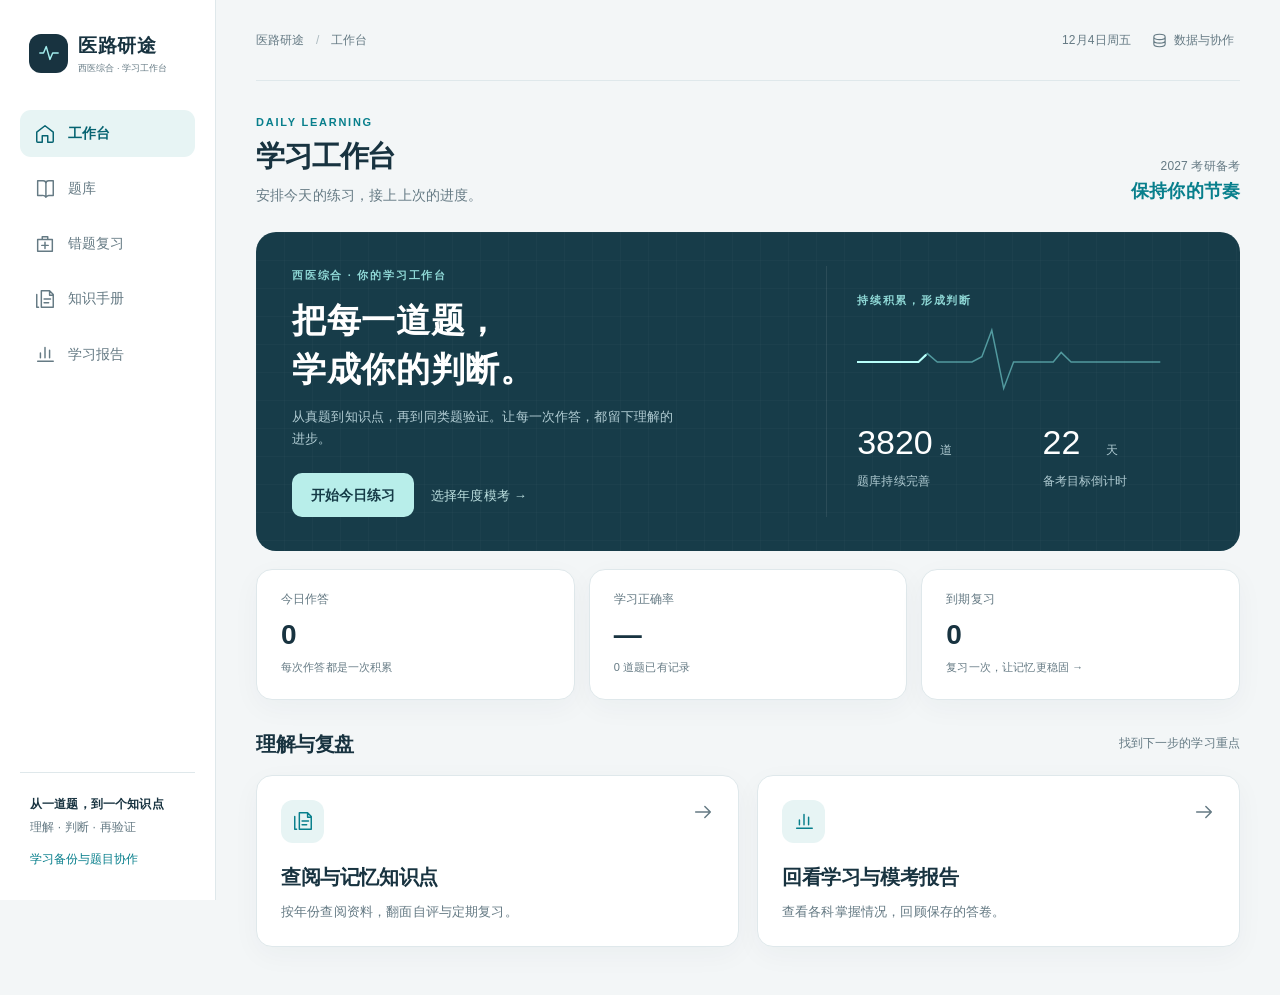
<file: index.html>
<!doctype html>
<html lang="zh-CN"><head><meta charset="utf-8"><meta name="viewport" content="width=device-width,initial-scale=1,viewport-fit=cover">
<link rel="preload" href="home-hero.js?v=20261015" as="script"><title>学习工作台 · 医路研途</title><link rel="stylesheet" href="theme.css?v=20261015"></head><body class="home-page">
<main class="app-main"><div class="content"><header class="masthead" id="masthead"></header><div class="page-heading"><div><div class="eyebrow">DAILY LEARNING</div><h1 style="margin-top:7px">学习工作台</h1><p>安排今天的练习，接上上次的进度。</p></div><div class="heading-side">2027 考研备考<b>保持你的节奏</b></div></div>
<section class="hero"><div><div class="eyebrow">西医综合 · 你的学习工作台</div><h2>把每一道题，<br>学成你的判断。</h2><p>从真题到知识点，再到同类题验证。让每一次作答，都留下理解的进步。</p><button class="btn" id="home-primary" disabled aria-busy="true">开始今日练习</button><a class="hero-secondary" href="tiku.html?tab=exam">选择年度模考 →</a></div><div class="hero-visual"><div class="eyebrow">持续积累，形成判断</div><svg class="pulse-line" viewBox="0 0 350 70" preserveAspectRatio="none" fill="none" stroke="currentColor" stroke-width="1.5" aria-hidden="true"><path class="ecg-base" d="M0 35h62l9-8 10 8h35l10-5 10-25 12 55 10-25h40l8-9 10 9h90"/><path class="ecg-trace" pathLength="100" d="M0 35h62l9-8 10 8h35l10-5 10-25 12 55 10-25h40l8-9 10 9h90"/></svg><div class="hero-numbers"><div class="hero-stat"><div class="hero-number-line"><b id="home-bank">3820</b><span class="hero-unit">道</span></div><span class="hero-stat-label">题库持续完善</span></div><div class="hero-stat"><div class="hero-number-line"><b id="home-days" data-exam-target="2026-12-26T08:30:00+08:00">—</b><span class="hero-unit">天</span></div><span class="hero-stat-label">备考目标倒计时</span></div></div></div></section>
<script src="home-hero.js?v=20261015"></script>
<section class="metrics" aria-label="学习概况"><div class="card metric"><div class="label">今日作答</div><div class="num" id="today-done">0</div><small>每次作答都是一次积累</small></div><div class="card metric"><div class="label">学习正确率</div><div class="num" id="overall-acc">—</div><small id="done-hint">尚未开始练习</small></div><a class="card metric" href="wrong.html"><div class="label">到期复习</div><div class="num" id="due-count">0</div><small>复习一次，让记忆更稳固 →</small></a></section>
<div class="section-head"><h2>理解与复盘</h2><span class="muted" style="font-size:12px">找到下一步的学习重点</span></div><section class="home-paths"><a class="card path-card" href="knowledge.html"><div class="icon-box" data-icon="knowledge"></div><span class="arrow" data-icon="arrow"></span><h2>查阅与记忆知识点</h2><p style="margin-bottom:0">按年份查阅资料，翻面自评与定期复习。</p></a><a class="card path-card" href="stats.html"><div class="icon-box" data-icon="stats"></div><span class="arrow" data-icon="arrow"></span><h2>回看学习与模考报告</h2><p style="margin-bottom:0">查看各科掌握情况，回顾保存的答卷。</p></a></section>
<section id="resume-section" hidden><div class="section-head"><h2>接着上次的进度</h2><span class="muted" style="font-size:12px">答案与计时已保存</span></div><div id="resume-list"></div></section></div></main>
<script defer src="questions.js?v=20261014"></script><script defer src="question-updates.js?v=20261018"></script><script defer src="chapters.js?v=20261014"></script><script defer src="app-core.js?v=20261014"></script><script defer src="ui.js?v=20261014"></script><script defer src="home.js?v=20261015"></script><script defer src="interact.js?v=20261014"></script></body></html>
</file>
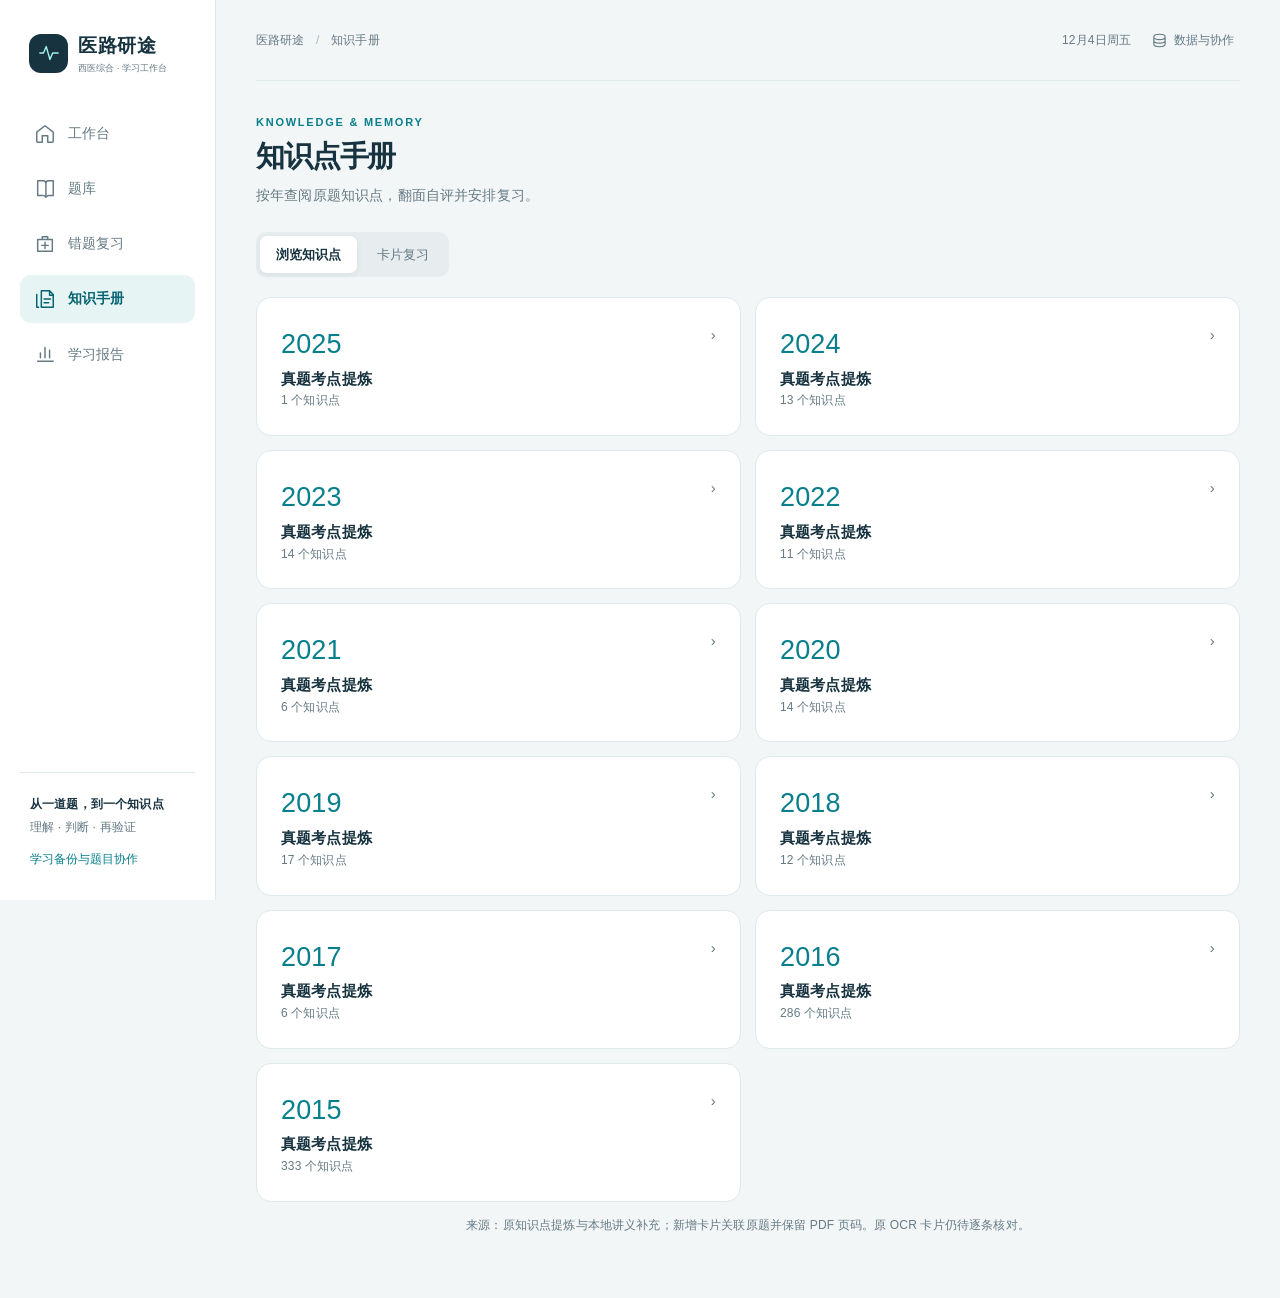
<file: knowledge.html>
<!doctype html>
<html lang="zh-CN"><head><meta charset="utf-8"><meta name="viewport" content="width=device-width,initial-scale=1,viewport-fit=cover">
<title>知识手册 · 医路研途</title><link rel="stylesheet" href="theme.css?v=20261015"></head><body>
<main class="app-main"><div class="content"><header class="masthead" id="masthead"></header><div class="page-heading"><div><div class="eyebrow">KNOWLEDGE & MEMORY</div><h1 id="title" style="margin-top:7px">知识手册</h1><p>按年查阅原题知识点，翻面自评并安排复习。</p></div><button class="btn btn-ghost btn-small" id="crumb" style="display:none">返回年份</button></div>

<div class="legacy-page">

  



  <div class="seg">

    <button class="on" id="seg-browse">浏览知识点</button>

    <button id="seg-review">卡片复习</button>

  </div>



  <div id="browse">

    <div id="l1" class="lv1"></div>

    <div id="l2" style="display:none">

      <div class="search"><input id="q" placeholder="搜索本年考点关键词……"></div>

      <div class="count" id="count"></div>

      <div id="list"></div>

    </div>

  </div>



  <div id="review" style="display:none"></div>



  <div class="src" id="src-note">来源：原知识点提炼与本地讲义补充；新增卡片关联原题并保留 PDF 页码。原 OCR 卡片仍待逐条核对。</div>

</div>







</div></main>
<script src="questions.js?v=20261014"></script><script src="knowledge.js?v=20261014"></script><script src="question-updates.js?v=20261018"></script><script src="chapters.js?v=20261014"></script><script src="app-core.js?v=20261014"></script><script src="ui.js?v=20261014"></script><script src="knowledge-page.js?v=20261014"></script><script src="interact.js?v=20261014"></script></body></html>
</file>
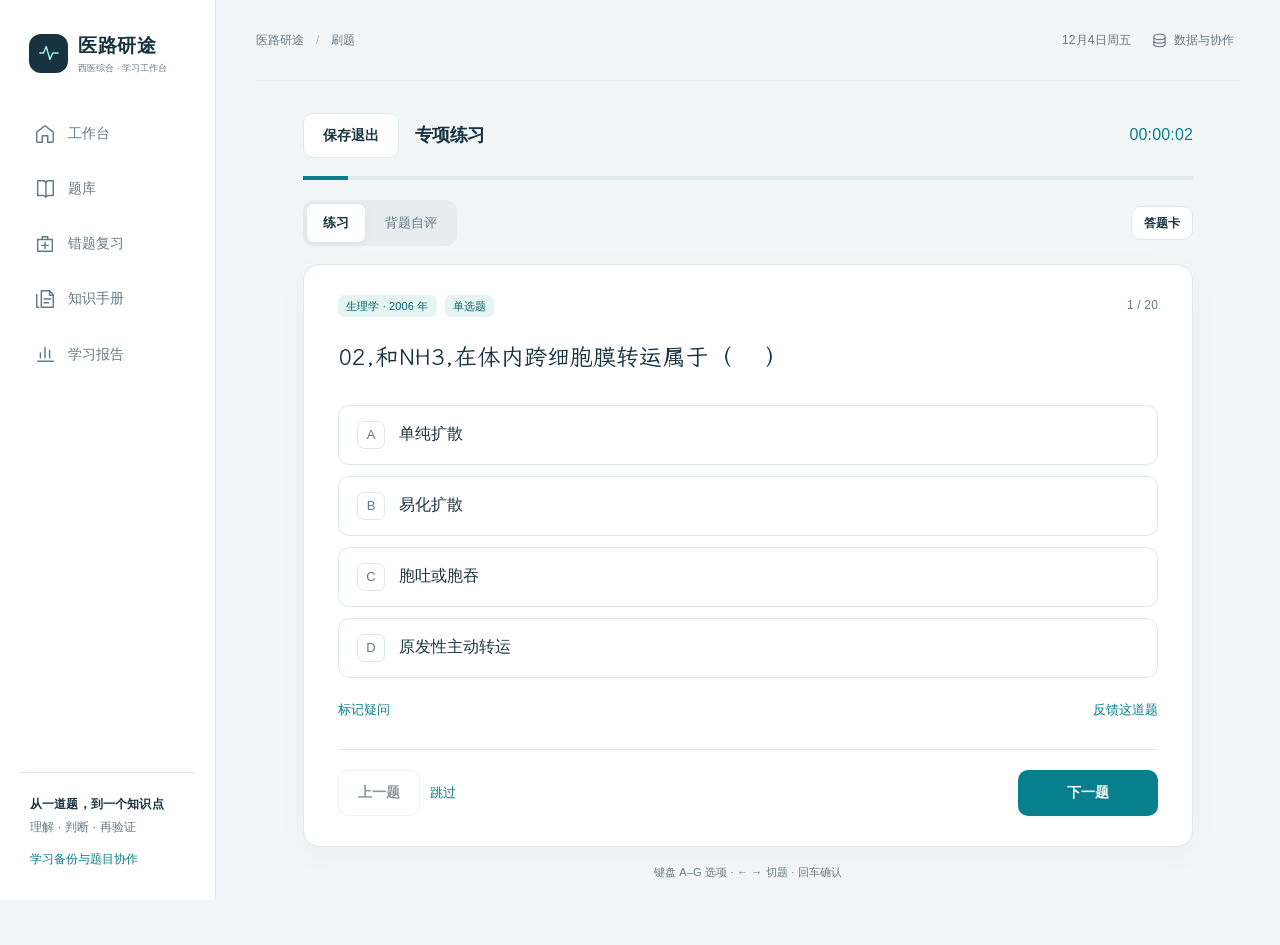
<file: quiz.html>
<!doctype html>
<html lang="zh-CN"><head><meta charset="utf-8"><meta name="viewport" content="width=device-width,initial-scale=1,viewport-fit=cover">
<title>刷题 · 医路研途</title><link rel="stylesheet" href="theme.css?v=20261015"></head><body>
<main class="app-main"><div class="content"><header class="masthead" id="masthead"></header><div class="quiz-shell" id="quiz-content"><header class="quiz-top"><button class="btn btn-ghost" id="btn-exit">保存退出</button><h1 id="quiz-title">专项练习</h1><span class="timer" id="timer">00:00:00</span></header><div class="quiz-progress"><i id="quiz-prog"></i></div><div class="quiz-tools"><div class="mode-tabs" id="quiz-modes"><button data-quiz-mode="practice">练习</button><button data-quiz-mode="self">背题自评</button></div><span class="badge" id="exam-tag" hidden>模考进行中</span><div class="tools-end"><button class="btn btn-ghost btn-small" id="btn-sheet">答题卡</button><button class="btn btn-small" id="btn-submit-exam" hidden>交卷</button></div></div>
<div class="notice" id="learning-save-warning" role="status" hidden><span id="learning-save-status"></span><div class="form-actions"><button class="text-btn" id="retry-learning-save">重试保存</button><button class="text-btn" id="download-learning-session">下载本轮备份</button></div></div>
<section class="card qcard" id="question-card"><div class="row-between"><div class="q-meta"><span class="tag" id="subject-tag"></span><span class="tag" id="type-tag"></span><span class="tag" id="orig-tag"></span><span class="badge warn" id="pending-tag" hidden>答案待核对</span></div><span class="muted" id="question-number" style="font-size:12px;white-space:nowrap;margin-bottom:20px"></span></div><div class="stem" id="stem"></div><div id="options"></div><div class="row-between" style="margin-top:16px"><button class="text-btn" id="btn-flag">标记疑问</button><button class="text-btn" id="btn-feedback">反馈这道题</button></div>
<section class="explanation" id="explanation" hidden><div class="verdict" id="verdict"></div><p class="muted" id="source-note" style="font-size:11px"></p><details class="exp-block" open><summary>解析与原理</summary><div class="exp-body" id="explain-text"></div></details><details class="exp-block"><summary>考点定位</summary><div class="exp-body" id="point-text"></div></details><details class="exp-block" id="extend-details" hidden><summary>以题带点 · 延伸与易混点</summary><div class="exp-body" id="extend-text"></div></details><details class="exp-block" id="knowledge-details" hidden><summary id="knowledge-title">知识点卡片</summary><div class="exp-body" id="knowledge-text"></div></details><details class="exp-block"><summary>我的笔记 · 自动保存</summary><div class="exp-body"><textarea id="q-note" aria-label="本题笔记" placeholder="记录易混点、记忆方法与自己的理解…"></textarea></div></details><div class="related-row"><button class="btn btn-ghost btn-small" id="related-btn" hidden>练习同考点题</button><a class="btn btn-ghost btn-small" href="knowledge.html">查阅知识手册</a></div></section>
<div class="self-actions" id="self-actions" hidden><button class="btn btn-ok" id="self-right">记得 · 我答对了</button><button class="btn btn-no" id="self-wrong">需要复习 · 我答错了</button></div><div class="quiz-actions"><button class="btn btn-ghost" id="btn-prev">上一题</button><button class="text-btn" id="btn-skip">跳过</button><button class="btn btn-primary" id="btn-main">下一题</button></div><button class="text-btn" id="back-result" hidden style="margin-top:15px">返回本轮报告</button></section><p class="quiz-hint" id="quiz-hint"></p>
<section id="result-content" hidden><div class="result-hero"><div class="eyebrow" id="report-kicker">学习复盘</div><div class="score"><span id="report-score">0</span><small id="report-total"></small></div><p id="report-desc"></p><div class="result-grid"><div><b id="report-right">0</b>答对题数</div><div><b id="report-wrong">0</b>答错题数</div><div><b id="report-unanswered">0</b>可判定题未答</div><div><b id="report-time">0</b>本轮用时</div></div><div class="notice" id="report-pending" hidden></div><p id="report-paper-notice" class="muted" style="font-size:11px" hidden></p></div><div class="section-head"><h2>找到下一步的学习重点</h2><a href="stats.html">学习报告 →</a></div><div class="card" id="report-subjects"></div><div class="form-actions"><button class="btn" id="report-review-btn">逐题复盘与解析</button><button class="btn btn-ghost" id="report-wrong-btn">再练本轮错题</button><button class="btn btn-ghost" id="report-export">导出错题 Anki</button><a class="btn btn-ghost" href="tiku.html">返回题库</a></div></section></div></div></main>
<script src="questions.js?v=20261014"></script><script src="knowledge.js?v=20261014"></script><script src="question-updates.js?v=20261018"></script><script src="chapters.js?v=20261014"></script><script src="app-core.js?v=20261014"></script><script src="ui.js?v=20261014"></script><script src="quiz.js?v=20261018"></script><script src="interact.js?v=20261014"></script></body></html>
</file>
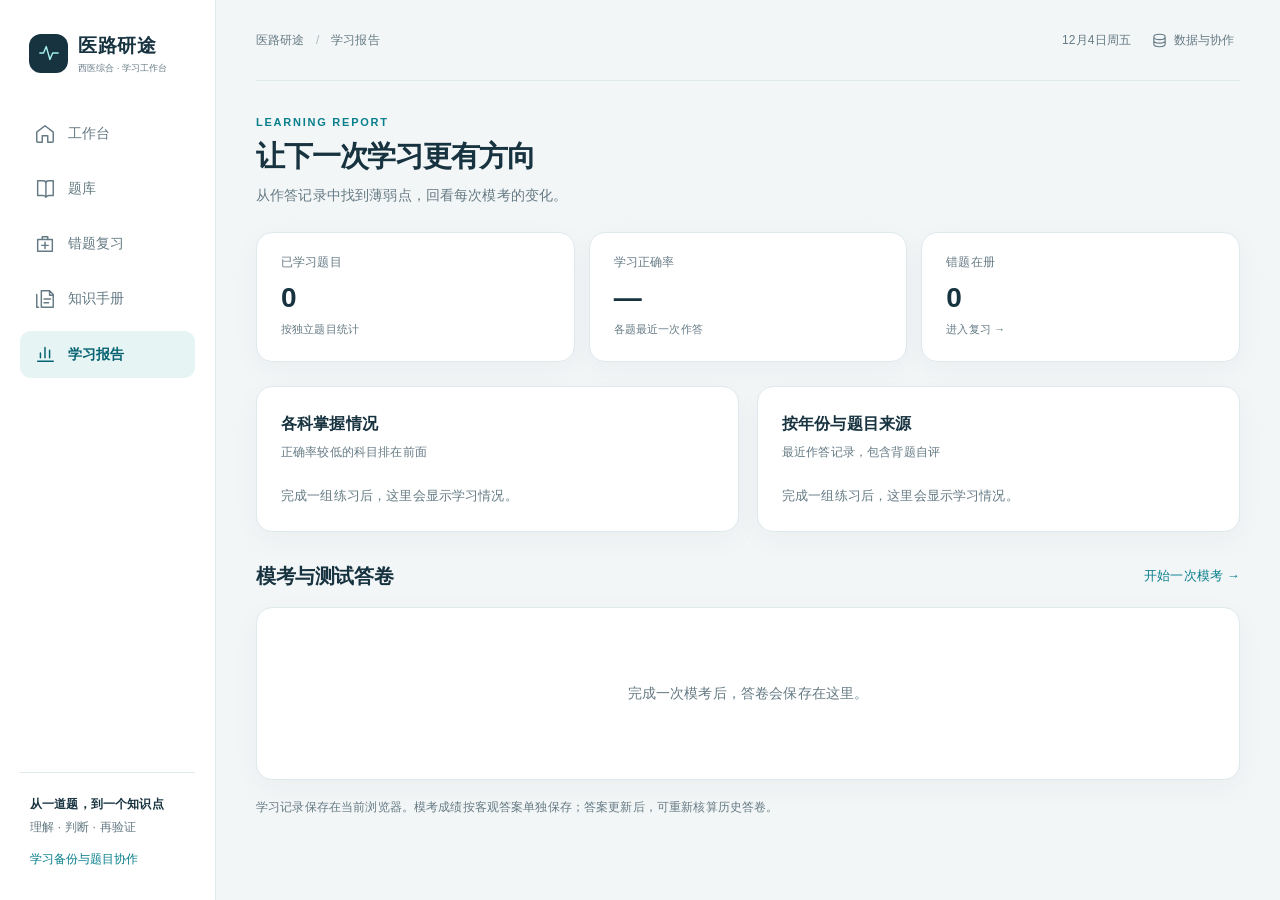
<file: stats.html>
<!doctype html>
<html lang="zh-CN"><head><meta charset="utf-8"><meta name="viewport" content="width=device-width,initial-scale=1,viewport-fit=cover">
<title>学习报告 · 医路研途</title><link rel="stylesheet" href="theme.css?v=20261015"></head><body>
<main class="app-main"><div class="content"><header class="masthead" id="masthead"></header><div class="page-heading"><div><div class="eyebrow">LEARNING REPORT</div><h1 style="margin-top:7px">让下一次学习更有方向</h1><p>从作答记录中找到薄弱点，回看每次模考的变化。</p></div></div><section class="metrics" style="margin-bottom:24px"><div class="card metric"><div class="label">已学习题目</div><div class="num" id="stats-done">0</div><small>按独立题目统计</small></div><div class="card metric"><div class="label">学习正确率</div><div class="num" id="stats-acc">—</div><small>各题最近一次作答</small></div><a class="card metric" href="wrong.html"><div class="label">错题在册</div><div class="num" id="stats-wrong">0</div><small>进入复习 →</small></a></section><div class="report-panels"><section class="card"><h3>各科掌握情况</h3><p class="muted" style="font-size:12px;margin:6px 0 22px">正确率较低的科目排在前面</p><div id="by-subject"></div></section><section class="card"><h3>按年份与题目来源</h3><p class="muted" style="font-size:12px;margin:6px 0 22px">最近作答记录，包含背题自评</p><div id="by-year"></div></section></div><div class="section-head"><h2>模考与测试答卷</h2><a href="tiku.html?tab=exam">开始一次模考 →</a></div><section class="card" id="exam-history"></section><p class="muted" style="font-size:12px;margin-top:18px">学习记录保存在当前浏览器。模考成绩按客观答案单独保存；答案更新后，可重新核算历史答卷。</p></div></main>
<script src="questions.js?v=20261014"></script><script src="question-updates.js?v=20261018"></script><script src="chapters.js?v=20261014"></script><script src="app-core.js?v=20261014"></script><script src="ui.js?v=20261014"></script><script src="stats.js"></script><script src="interact.js?v=20261014"></script></body></html>
</file>
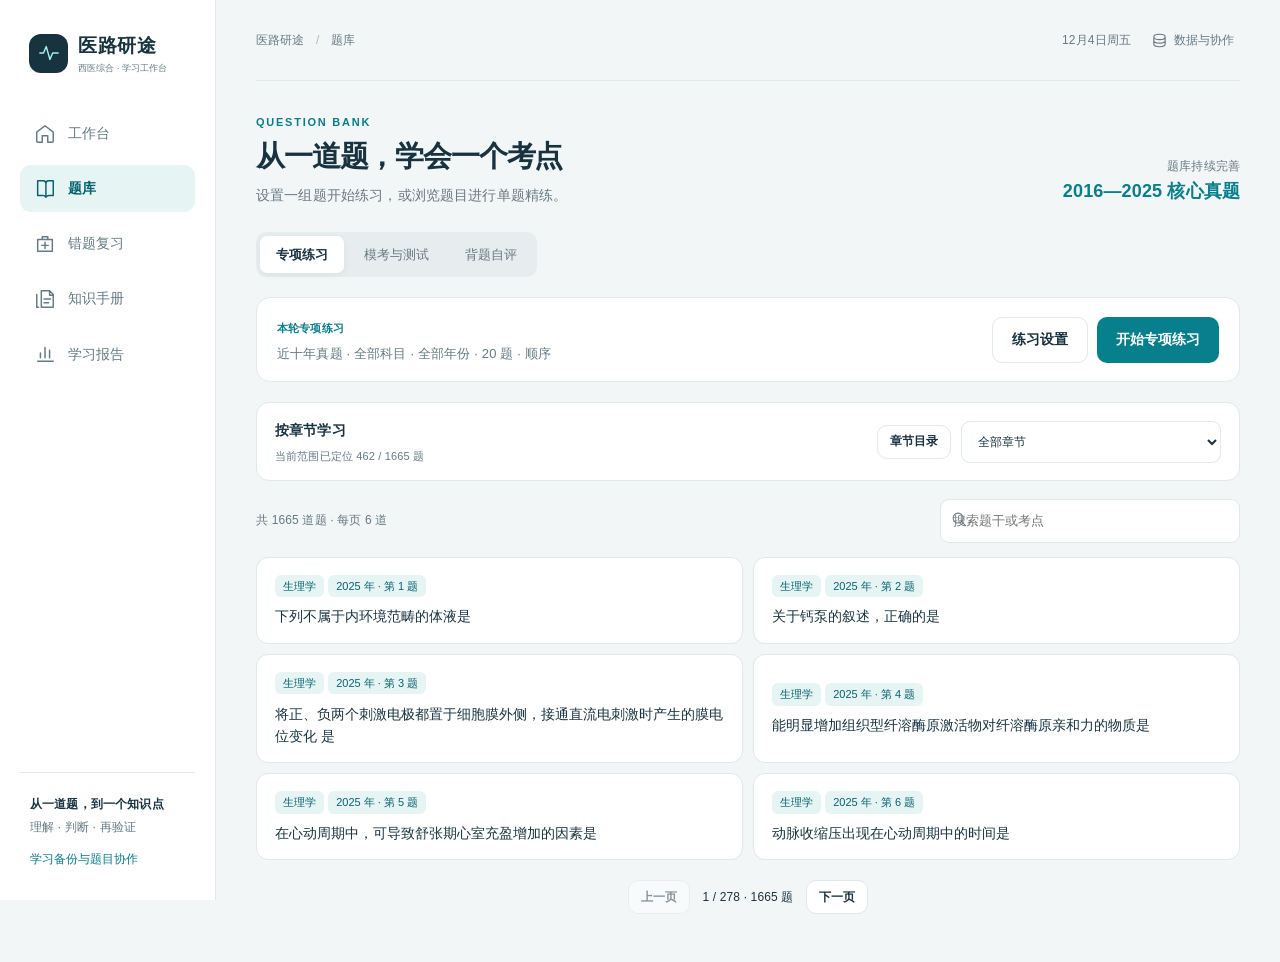
<file: tiku.html>
<!doctype html>
<html lang="zh-CN"><head><meta charset="utf-8"><meta name="viewport" content="width=device-width,initial-scale=1,viewport-fit=cover">
<title>题库 · 医路研途</title><link rel="stylesheet" href="theme.css?v=20261015"></head><body>
<main class="app-main"><div class="content"><header class="masthead" id="masthead"></header><div class="page-heading"><div><div class="eyebrow">QUESTION BANK</div><h1 id="page-heading-title" style="margin-top:7px">从一道题，学会一个考点</h1><p id="bank-desc">按科目练习、查看解析，再做同类题验证理解。</p></div><div class="heading-side">题库持续完善<b>2016—2025 核心真题</b></div></div>
<div class="mode-tabs" aria-label="学习方式"><button class="on" data-mode="practice">专项练习</button><button data-mode="exam">模考与测试</button><button data-mode="self">背题自评</button></div>
<dialog class="bank-settings-dialog" id="bank-settings" aria-labelledby="filter-caption">
<header class="bank-settings-head"><h2 id="filter-caption">专项练习设置</h2><button class="btn btn-ghost btn-small" id="settings-close" aria-label="关闭练习设置">关闭</button></header>
<div class="bank-settings-body"><p class="muted" id="settings-note">选择范围、题数与顺序，设置会自动记住。</p><div class="bank-settings-grid"><div class="filter-item"><label for="set">题目来源</label><select id="set"></select></div><div class="filter-item"><label for="subject">科目</label><select id="subject"></select></div><div class="filter-item"><label for="year">年份</label><select id="year"></select></div><div class="filter-item"><label for="count">每组题数</label><select id="count"><option value="10">10 题</option><option value="20" selected>20 题</option><option value="50">50 题</option><option value="all">当前范围全部</option></select></div><div class="filter-item"><label for="order">题目顺序</label><select id="order" aria-describedby="order-hint"><option value="seq">按原题顺序</option><option value="random">随机抽题</option></select><small id="order-hint">顺序：年份从新到旧，同年按题号。年度模考与按卷练习固定原卷顺序。</small></div></div><p class="muted settings-answer-note">答案待核对的题继续保留，模考结算会单独标记。</p></div>
<footer class="bank-settings-footer"><button class="btn btn-ghost" id="settings-done">完成设置</button><button class="btn" id="filter-go">开始专项练习</button></footer></dialog><div class="bank-launch-bar"><div class="bank-selection"><span id="selection-caption">本轮练习</span><p id="selection-summary"></p></div><div class="bank-launch-actions"><button class="btn btn-ghost" id="settings-open" aria-haspopup="dialog" aria-controls="bank-settings">练习设置</button><button class="btn" id="bank-start">开始专项练习</button></div></div><section class="chapter-bar" aria-label="章节筛选"><div><b id="chapter-current">按章节学习</b><small id="chapter-coverage"></small></div><div class="chapter-controls"><button class="btn btn-ghost btn-small" id="chapter-open" aria-haspopup="dialog" aria-controls="chapter-directory">章节目录</button><label for="chapter-jump" class="sr-only">章节快速跳转</label><select id="chapter-jump" aria-label="章节快速跳转"></select><button class="text-btn" id="chapter-clear" hidden>清除章节</button></div></section><dialog id="chapter-directory" class="chapter-directory" aria-labelledby="directory-title"><header class="bank-settings-head"><h2 id="directory-title">科目与章节目录</h2><button class="btn btn-ghost btn-small" id="directory-close">关闭目录</button></header><label for="directory-subject">目录科目</label><select id="directory-subject"></select><p id="directory-summary" class="muted"></p><p class="muted directory-note">点击章节筛选并定位首题；题数按当前来源与年份统计。待关联的章节可查看，未定位题保留在目录末尾。</p><div id="directory-tree"></div></dialog><div class="bank-layout bank-compact"><section id="bank-results"><div class="bank-tools"><p id="bank-count"></p><label class="search-box"><svg class="icon" viewBox="0 0 24 24" fill="none" stroke="currentColor" stroke-width="1.5" aria-hidden="true"><circle cx="10" cy="10" r="7"/><path d="M15 15l6 6"/></svg><input type="search" id="search" placeholder="搜索题干或考点" aria-label="搜索题干或考点"></label></div><div id="year-list" class="year-grid" hidden></div><div id="question-list" class="question-list"></div><div class="pagination" id="pagination"><button class="btn btn-ghost btn-small" id="page-prev">上一页</button><span id="page-no"></span><button class="btn btn-ghost btn-small" id="page-next">下一页</button></div></section></div></div></main>
<script src="questions.js?v=20261014"></script><script src="question-updates.js?v=20261018"></script><script src="chapters.js?v=20261014"></script><script src="app-core.js?v=20261014"></script><script src="ui.js?v=20261014"></script><script src="bank.js?v=20261014"></script><script src="interact.js?v=20261014"></script></body></html>
</file>
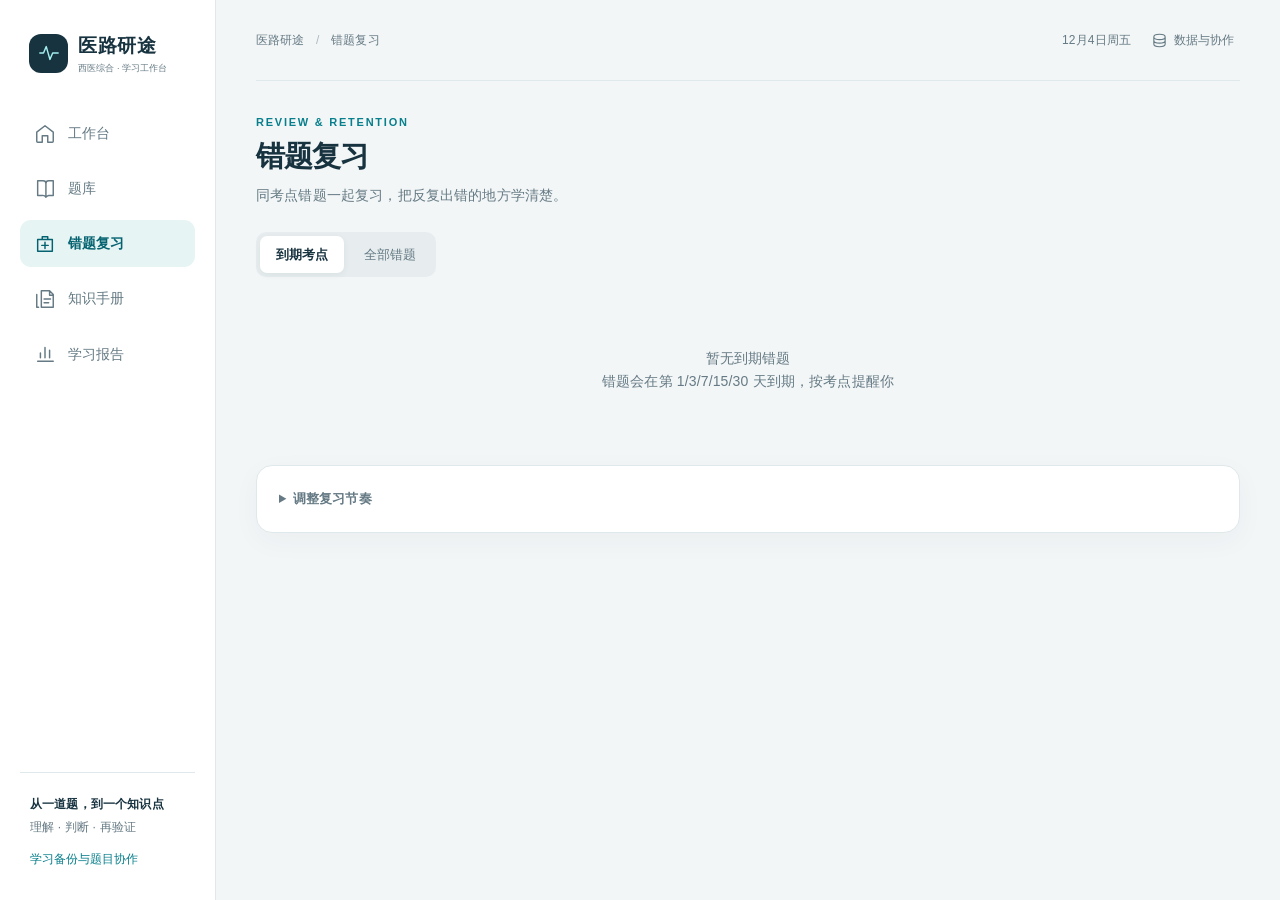
<file: wrong.html>
<!doctype html>
<html lang="zh-CN"><head><meta charset="utf-8"><meta name="viewport" content="width=device-width,initial-scale=1,viewport-fit=cover">
<title>错题复习 · 医路研途</title><link rel="stylesheet" href="theme.css?v=20261015"></head><body>
<main class="app-main"><div class="content"><header class="masthead" id="masthead"></header><div class="page-heading"><div><div class="eyebrow">REVIEW & RETENTION</div><h1 id="title" style="margin-top:7px">错题复习</h1><p>同考点错题一起复习，把反复出错的地方学清楚。</p></div></div>

<div class="legacy-page">

  

  <div class="seg">

    <button class="on" id="seg-due">到期考点</button>

    <button id="seg-all">全部错题</button>

  </div>

  <div id="list"></div>

  <div class="btn-row" id="actions" style="display:none">

    <button class="btn btn-p" id="btn-review">一键回炉全部到期</button>

    <button class="btn btn-g" id="btn-export">导出 Anki</button>

  </div>

  <div class="tip-line" id="tipline" hidden></div>



  <details class="settings"><summary>调整复习节奏</summary>

    

    <p>自适应规则：答对进下一轮（<span id="st-show"></span> 天），连续答对 3 次跳一级，最后一轮答对后移出复习队列；答错回第 1 轮。下面可改成自己的节奏（天数用逗号分隔）。</p>

    <div class="row">

      <input id="st-input" aria-label="复习间隔（天）" inputmode="numeric" placeholder="如：1,3,7,15,30">

      <button class="btn-sm sv" id="st-save">保存</button>

      <button class="btn-sm rst" id="st-reset">恢复默认</button>

    </div>

    <div class="msg" id="st-msg"></div>

  </details>

</div>







</div></main>
<script src="questions.js?v=20261014"></script><script src="question-updates.js?v=20261018"></script><script src="chapters.js?v=20261014"></script><script src="app-core.js?v=20261014"></script><script src="ui.js?v=20261014"></script><script src="wrong-page.js"></script><script src="interact.js?v=20261014"></script></body></html>
</file>
<file: theme.css>
@import url('fonts.css?v=20261014');
:root{--paper:#f3f6f7;--card:#fff;--ink:#183340;--ink-soft:#657a84;--sky:#087f8c;--sky-deep:#056371;--sky-pale:#e7f4f4;--sun:#eab764;--sun-pale:#fff6e5;--coral:#c7624a;--coral-pale:#fff0eb;--ok:#228575;--ok-pale:#e8f5ef;--line:#dfe8eb;--font-sans:'Microsoft YaHei','PingFang SC',sans-serif;--shadow:0 8px 28px rgba(18,54,69,.04)}
*{box-sizing:border-box;-webkit-tap-highlight-color:transparent}body{margin:0;background:var(--paper);color:var(--ink);font:15px/1.65 var(--font-sans);letter-spacing:.01em}button,input,select,textarea{font:inherit}button,a,input,select,textarea{touch-action:manipulation}button,a{ -webkit-tap-highlight-color:transparent}a{color:inherit;text-decoration:none}button{cursor:pointer}button:disabled{cursor:default;opacity:.5}button,input,select,textarea{outline-offset:4px}button:focus-visible,a:focus-visible{outline:3px solid #73bec7}button{border:0}svg{display:block}h1,h2,h3,p{margin:0}h1{font-size:29px;letter-spacing:-.04em;line-height:1.3;font-weight:700}h2{font-size:20px;letter-spacing:-.02em}h3{font-size:16px}small,.muted{color:var(--ink-soft)}b,strong{font-weight:600}.eyebrow{font-size:11px;letter-spacing:.16em;text-transform:uppercase;color:var(--sky);font-weight:700}.icon{width:22px;height:22px;flex:none}.app-sidebar{position:fixed;inset:0 auto 0 0;width:216px;background:#fff;border-right:1px solid var(--line);padding:30px 20px;display:flex;flex-direction:column;z-index:30}.brand{display:flex;align-items:center;gap:10px;padding:0 9px 34px}.brand-mark{display:grid;place-items:center;width:39px;height:39px;border-radius:12px;background:var(--ink);color:#a3eeee}.brand-name{font-size:19px;font-weight:700;letter-spacing:.03em}.brand small{display:block;font-size:10px;letter-spacing:.09em}.app-nav{display:grid;gap:8px}.app-nav a{display:flex;align-items:center;gap:12px;padding:12px 14px;border-radius:11px;color:var(--ink-soft);font-size:14px}.app-nav a.active{color:var(--sky-deep);background:var(--sky-pale);font-weight:600}.app-nav a:hover{background:#f2f7f7}.sidebar-foot{margin-top:auto;padding:22px 10px 0;border-top:1px solid var(--line);font-size:12px;color:var(--ink-soft)}.sidebar-foot b{display:block;color:var(--ink);margin-bottom:4px}.sidebar-foot button{padding:0;background:none;color:var(--sky);margin-top:12px;font-size:12px}.app-main{margin-left:216px;min-height:100vh;padding:0 40px 48px}.content{max-width:1120px;margin:auto}.masthead{display:flex;justify-content:space-between;align-items:center;padding:25px 0 23px;border-bottom:1px solid var(--line);margin-bottom:32px}.masthead .crumb{font-size:12px;color:var(--ink-soft)}.mast-actions{display:flex;gap:14px;align-items:center;font-size:12px;color:var(--ink-soft)}.mast-actions button{display:flex;align-items:center;gap:6px;background:transparent;color:var(--ink-soft);padding:6px}.mast-actions .icon{width:17px;height:17px}.page-heading{display:flex;align-items:flex-end;justify-content:space-between;gap:16px;margin-bottom:25px}.page-heading p{font-size:14px;color:var(--ink-soft);margin-top:8px}.heading-side{text-align:right;font-size:12px;color:var(--ink-soft)}.heading-side b{display:block;font-size:18px;color:var(--sky);font-variant-numeric:tabular-nums}.card,.g-card,.g-item,.kcard,.settings{background:#fff;border:1px solid var(--line);border-radius:16px;box-shadow:var(--shadow)}.card{padding:24px}.section-head{display:flex;justify-content:space-between;align-items:center;margin:28px 0 14px;gap:12px}.section-head a,.text-link{color:var(--sky);font-size:13px}.btn,.bigbtn,.r-go,.go,.pick-btn,.btn-sm{display:inline-flex;align-items:center;justify-content:center;gap:8px;border-radius:10px;padding:12px 19px;font-size:14px;font-weight:600;min-height:44px;background:var(--sky);color:#fff;line-height:1.4}.btn-primary,.btn-p,.sv{background:var(--sky);color:#fff}.btn-ghost,.btn-g,.pick-btn,.rst{background:#fff;border:1px solid var(--line);color:var(--ink)}.btn-sun{background:var(--sun-pale);color:#775124}.btn-ok{background:var(--ok);color:#fff}.btn-no{background:var(--coral);color:#fff}.btn:hover,.r-go:hover{filter:brightness(.97)}.btn-small{min-height:34px;padding:7px 12px;font-size:12px}.text-btn{background:none;color:var(--sky);padding:5px 0;font-size:13px}.row-between{display:flex;justify-content:space-between;align-items:center;gap:12px}.hero{position:relative;overflow:hidden;padding:34px 36px;background:#173c49;border-radius:20px;color:#fff;display:grid;grid-template-columns:1.35fr 1fr;gap:24px}.hero::after{content:'';position:absolute;inset:0;pointer-events:none;background-image:linear-gradient(#ffffff05 1px,transparent 1px),linear-gradient(90deg,#ffffff05 1px,transparent 1px);background-size:28px 28px}.hero>*{position:relative;z-index:1}.hero h2{font-size:34px;line-height:1.45;letter-spacing:.02em;margin:12px 0}.hero .eyebrow{color:#8ed7d5}.hero p{font-size:13px;color:#b2cdd4;max-width:390px}.hero .btn{margin-top:24px;background:#b8eeea;color:#163b47}.hero-visual{display:flex;flex-direction:column;justify-content:center;border-left:1px solid #ffffff16;padding-left:30px}.pulse-line{color:#76d4d3;height:74px;width:100%;margin:15px 0}.metrics{display:grid;grid-template-columns:repeat(3,1fr);gap:14px;margin-top:18px}.metric{padding:20px 24px}.metric .num{font-size:28px;color:var(--ink);font-weight:600;line-height:1.35;font-variant-numeric:tabular-nums}.metric .label{font-size:12px;color:var(--ink-soft);margin-bottom:6px}.metric small{font-size:11px}.home-paths{display:grid;grid-template-columns:1fr 1fr;gap:18px}.path-card{position:relative;transition:transform .18s,border-color .18s}.path-card:hover{transform:translateY(-3px);border-color:#97c8ca}.path-card .icon-box{background:var(--sky-pale);color:var(--sky);width:43px;height:43px;display:grid;place-items:center;border-radius:12px;margin-bottom:18px}.path-card p{font-size:13px;color:var(--ink-soft);margin:7px 0 20px}.path-card .arrow{position:absolute;right:24px;top:25px;color:var(--ink-soft)}.resume-row{display:flex;gap:16px;align-items:center;padding:18px 22px;margin-bottom:10px}.resume-row .info{flex:1;min-width:0}.resume-row .info b{display:block;font-size:14px}.resume-row .info small{font-size:12px}.resume-row .drop{padding:5px;background:none;color:var(--ink-soft)}.resume-row .icon{color:var(--sky)}.tag,.pi-tag,.badge{display:inline-flex;align-items:center;font-size:11px;border-radius:6px;padding:3px 8px;color:var(--sky-deep);background:var(--sky-pale);line-height:1.5}.tag.sun,.badge.warn{background:var(--sun-pale);color:#846027}.badge.good{background:var(--ok-pale);color:var(--ok)}.seg,.mode-tabs{display:flex;gap:4px;background:#e7edef;border-radius:10px;padding:4px;width:fit-content;max-width:100%;margin-bottom:20px}.seg button,.mode-tabs button{background:none;color:var(--ink-soft);padding:8px 16px;border-radius:7px;font-size:13px;white-space:nowrap}.seg button.on,.mode-tabs button.on{background:#fff;color:var(--ink);box-shadow:0 2px 6px #163d4710;font-weight:600}.bank-layout{display:grid;grid-template-columns:220px 1fr;gap:22px}.bank-filter{padding:22px;height:fit-content}.bank-filter label{display:block;font-size:12px;font-weight:600;margin:18px 0 7px}.bank-filter label:first-child{margin-top:0}.bank-filter select,.bank-filter input,input[type=text],input[type=search],textarea,select{width:100%;border:1px solid var(--line);border-radius:9px;padding:10px 12px;background:#fff;color:var(--ink);min-height:42px}.bank-filter .btn{width:100%;margin-top:20px}.bank-filter small{display:block;margin-top:12px;font-size:11px}.bank-tools{display:flex;gap:12px;justify-content:space-between;align-items:center;margin-bottom:14px}.bank-tools p{font-size:12px;color:var(--ink-soft)}.search-box{position:relative;max-width:300px;flex:1}.search-box input{padding-left:36px;font-size:13px}.search-box .icon{position:absolute;top:12px;left:11px;width:17px;height:17px;color:var(--ink-soft)}.year-grid{display:grid;grid-template-columns:repeat(2,1fr);gap:14px}.year-card{padding:22px}.year-card h2{font-size:25px;font-variant-numeric:tabular-nums}.year-card .bar{height:4px;background:var(--sky-pale);margin:16px 0;border-radius:3px;overflow:hidden}.year-card .bar i{display:block;height:100%;background:var(--sky)}.year-card p{font-size:12px;color:var(--ink-soft);margin:8px 0}.year-card .year-actions{display:flex;gap:8px;margin-top:16px}.year-actions .btn{flex:1;font-size:12px;padding:10px 8px;min-height:39px}.question-list{display:grid;gap:10px}.question-row{display:block;background:#fff;border:1px solid var(--line);border-radius:12px;text-align:left;padding:17px 20px;width:100%;color:var(--ink)}.question-row p{font-size:14px;margin-top:8px}.question-row:hover{border-color:#94c3c7}.pagination{display:flex;gap:12px;align-items:center;justify-content:center;margin:20px 0;font-size:12px}.quiz-shell{max-width:890px;margin:auto}.quiz-top{display:flex;gap:16px;align-items:center;margin-bottom:18px}.quiz-top h1{font-size:18px;flex:1}.quiz-top .timer{font-variant-numeric:tabular-nums;color:var(--sky);font-size:16px}.quiz-progress{height:4px;background:var(--line);border-radius:3px;margin-bottom:20px}.quiz-progress i{display:block;height:100%;background:var(--sky);transition:width .2s}.quiz-tools{display:flex;align-items:center;gap:8px;margin-bottom:18px}.quiz-tools .mode-tabs{margin:0}.quiz-tools .tools-end{margin-left:auto;display:flex;gap:8px}.qcard{padding:30px 34px}.q-meta{display:flex;gap:8px;flex-wrap:wrap;margin-bottom:20px}.stem{font-family:'LXGW WenKai Lite','Microsoft YaHei',sans-serif;font-size:23px;line-height:1.8;white-space:pre-wrap;margin:0 0 26px}.opt{display:flex;align-items:flex-start;gap:14px;background:#fff;color:var(--ink);text-align:left;border:1px solid var(--line);border-radius:11px;padding:15px 18px;margin-bottom:11px;width:100%;font-size:16px;line-height:1.65}.opt .letter{flex:none;border:1px solid var(--line);border-radius:7px;display:grid;place-items:center;width:28px;height:28px;font-size:13px;color:var(--ink-soft)}.opt:hover{background:#f8fbfb;border-color:#9bc4c9}.opt.selected{background:var(--sky-pale);border-color:var(--sky)}.opt.selected .letter{background:var(--sky);border-color:var(--sky);color:#fff}.opt.right{background:var(--ok-pale);border-color:var(--ok)}.opt.wrong{background:var(--coral-pale);border-color:var(--coral)}.opt.right .letter{background:var(--ok);color:#fff;border-color:var(--ok)}.opt.wrong .letter{background:var(--coral);color:#fff;border-color:var(--coral)}.opt:disabled{opacity:1;cursor:default}.quiz-actions{display:flex;gap:10px;justify-content:space-between;margin-top:24px;padding-top:20px;border-top:1px solid var(--line)}.quiz-actions .btn-primary{margin-left:auto;min-width:140px}.quiz-hint{font-size:11px;color:var(--ink-soft);text-align:center;margin:16px 0}.explanation{margin-top:20px;padding-top:22px;border-top:1px solid var(--line)}.verdict{padding:11px 14px;border-radius:9px;font-size:14px;background:var(--ok-pale);color:var(--ok);margin-bottom:16px}.verdict.bad{background:var(--coral-pale);color:var(--coral)}.verdict.pending{background:var(--sun-pale);color:#775b30}.exp-block{border:1px solid var(--line);border-radius:11px;margin-top:12px;background:#fff;overflow:hidden}.exp-block summary{padding:13px 16px;cursor:pointer;font-weight:600;font-size:13px}.exp-block .exp-body{padding:0 16px 17px;font-family:'LXGW WenKai Lite',sans-serif;font-size:17px;line-height:1.8;white-space:pre-wrap}.exp-block textarea{font-family:var(--font-sans);font-size:14px;min-height:90px;resize:vertical}.self-actions{display:flex;gap:10px;margin-top:16px}.related-row{display:flex;gap:10px;flex-wrap:wrap;margin-top:16px}.result-hero{padding:32px;text-align:center;background:#fff;border:1px solid var(--line);border-radius:18px}.result-hero .score{font-size:56px;line-height:1.4;color:var(--sky);font-weight:600;font-variant-numeric:tabular-nums}.result-hero .score small{font-size:22px}.result-hero p{font-size:13px;color:var(--ink-soft)}.result-grid{display:grid;grid-template-columns:repeat(3,1fr);gap:12px;margin:20px 0}.result-grid div{background:var(--paper);padding:12px;border-radius:10px;font-size:12px;color:var(--ink-soft)}.result-grid b{font-size:20px;display:block;color:var(--ink)}.subject-row{display:flex;gap:15px;align-items:center;margin:14px 0;font-size:13px}.subject-row .name{width:70px;flex:none}.subject-row .track{flex:1;height:7px;background:var(--sky-pale);border-radius:5px;overflow:hidden}.subject-row .track i{display:block;height:100%;background:var(--sky);border-radius:5px}.subject-row .val{width:95px;text-align:right;color:var(--ink-soft)}.modal{position:fixed;inset:0;background:#102d3dc0;z-index:100;display:flex;align-items:center;justify-content:center;padding:20px;backdrop-filter:blur(4px)}.modal[hidden]{display:none}.modal-panel{background:var(--paper);border-radius:18px;max-height:90vh;overflow:auto;width:100%;max-width:650px;padding:24px}.modal-head{display:flex;justify-content:space-between;align-items:center;margin-bottom:20px}.modal-head h2{font-size:19px}.modal-head button{background:#fff;border:1px solid var(--line);border-radius:8px;padding:6px 12px;font-size:13px;color:var(--ink-soft)}.sheet-grid{display:grid;grid-template-columns:repeat(auto-fill,minmax(44px,1fr));gap:8px;margin:20px 0}.sheet-grid button{background:#fff;border:1px solid var(--line);height:43px;border-radius:8px;position:relative;color:var(--ink)}.sheet-grid button.picked{background:var(--sky-pale);border-color:var(--sky)}.sheet-grid button.cur{outline:2px solid var(--sky)}.sheet-grid button.right{background:var(--ok-pale);border-color:var(--ok)}.sheet-grid button.wrong{background:var(--coral-pale);border-color:var(--coral)}.sheet-grid button.flag:after{content:'•';color:var(--coral);position:absolute;right:4px;top:-4px}.form-label{display:block;font-size:13px;margin:15px 0 7px}.form-actions{display:flex;gap:10px;margin-top:20px;flex-wrap:wrap}.tool-group{background:#fff;border:1px solid var(--line);border-radius:12px;padding:18px;margin-top:12px}.tool-group p{font-size:12px;color:var(--ink-soft);margin:6px 0 13px}.tool-group .btn{font-size:12px;min-height:36px;padding:8px 12px}.feedback-item{padding:15px 0;border-top:1px solid var(--line)}.feedback-item p{white-space:pre-wrap;font-size:13px}.toast{position:fixed;bottom:28px;left:calc(50% + 100px);transform:translateX(-50%);background:var(--ink);color:#fff;border-radius:10px;padding:12px 20px;z-index:150;max-width:90%;font-size:13px;box-shadow:0 8px 25px #163c4733}.empty{text-align:center;padding:50px 20px;color:var(--ink-soft);font-size:14px}.notice{border:1px solid #ead5ae;background:var(--sun-pale);color:#785d35;padding:12px 15px;border-radius:10px;font-size:12px;margin-bottom:16px}.g-card,.g-item{margin-bottom:12px;overflow:hidden}.g-head{display:flex;align-items:center;gap:12px;padding:17px 20px;cursor:pointer}.g-ico{display:grid;place-items:center;width:38px;height:38px;border-radius:10px;background:var(--sky-pale);color:var(--sky);flex:none}.g-ico.due{background:var(--coral-pale);color:var(--coral)}.g-info{flex:1;min-width:0}.g-info b{display:block;font-size:14px}.g-info span{font-size:12px;color:var(--ink-soft)}.g-badge{font-size:11px;background:var(--sky-pale);color:var(--sky);padding:4px 9px;border-radius:7px}.g-badge.due{background:var(--coral-pale);color:var(--coral)}.g-body{display:none;padding:16px 20px;border-top:1px solid var(--line);font-family:'LXGW WenKai Lite',sans-serif;white-space:pre-wrap;font-size:18px}.g-item.open .g-body,.g-card.open .g-body{display:block}.g-card .g-body{font-family:var(--font-sans);white-space:normal;font-size:14px}.g-num{color:var(--sky);width:36px;font-variant-numeric:tabular-nums;flex:none}.g-prev{flex:1;white-space:nowrap;text-overflow:ellipsis;overflow:hidden;color:var(--ink-soft);font-size:13px}.g-arrow{color:var(--ink-soft)}mark{background:#ffedb6;border-radius:3px}.lv1{display:grid;grid-template-columns:repeat(2,1fr);gap:14px}.y-card{padding:24px;background:#fff;border:1px solid var(--line);border-radius:15px;cursor:pointer;position:relative}.y-num{font-size:27px;color:var(--sky)}.y-card b{display:block}.y-sub{font-size:12px;color:var(--ink-soft)}.s-arrow{position:absolute;right:24px;top:25px;color:var(--ink-soft)}.search{margin:0 0 15px}.count,.tip-line,.src{font-size:12px;color:var(--ink-soft);margin:14px 0}.src{text-align:center}.due-line{display:flex;gap:12px;margin-bottom:16px}.due-box{flex:1;background:#fff;border:1px solid var(--line);border-radius:12px;padding:16px;text-align:center}.due-box b{display:block;font-size:24px;color:var(--sky)}.due-box span{font-size:12px;color:var(--ink-soft)}.kcard{padding:28px;min-height:230px}.kc-head{display:flex;gap:10px;align-items:center;margin-bottom:22px}.kc-q{font-size:21px;color:var(--sky)}.kc-year{font-size:12px;color:var(--ink-soft)}.kc-body{font:20px/1.8 'LXGW WenKai Lite',sans-serif;white-space:pre-wrap}.kc-hint{color:var(--ink-soft);font-size:14px}.kc-actions,.btn-row{display:flex;gap:12px;margin-top:16px}.kc-actions .btn,.btn-row .btn{flex:1}.settings{padding:22px;margin-top:22px}.settings p{font-size:12px;color:var(--ink-soft);margin:8px 0 15px}.settings .row{display:flex;gap:8px}.settings input{flex:1;min-width:0}.msg{font-size:12px;margin-top:8px}.msg.ok{color:var(--ok)}.msg.err{color:var(--coral)}.q-swipe{position:relative;overflow:hidden;border-radius:8px;margin:6px 0}.q-swipe-del{position:absolute;right:0;top:0;bottom:0;width:88px;background:var(--coral);color:#fff}.q-row{position:relative;display:flex;align-items:center;gap:12px;background:#fff;padding:12px 8px;cursor:pointer;transition:transform .18s}.q-row .q-stem{flex:1;font-size:13px}.q-row .q-meta{font-size:11px;display:block;text-align:right;margin:0}.due-tag,.due-later{font-size:10px;background:var(--coral-pale);color:var(--coral);padding:2px 6px;border-radius:4px}.due-later{background:var(--sky-pale);color:var(--sky)}.g-review{width:100%;padding:10px;margin-top:10px;border-radius:8px;background:var(--sky-pale);color:var(--sky);font-size:13px}.history-row{border-top:1px solid var(--line);padding:16px 0;display:flex;gap:15px;align-items:center}.history-row .info{flex:1}.history-row b{font-size:14px;display:block}.history-row small{font-size:11px}.history-score{font-size:19px;color:var(--sky)}.mobile-nav{display:none}
@media(min-width:1500px){.app-main{padding-left:64px;padding-right:64px}.app-sidebar{width:236px}.app-main{margin-left:236px}}
@media(max-width:1100px){.app-main{padding:0 24px 40px}.hero h2{font-size:28px}.hero{padding:28px}.bank-layout{grid-template-columns:185px 1fr}.year-grid{grid-template-columns:1fr}.mast-actions .date{display:none}}
@media(max-width:800px){.app-sidebar{display:none}.app-main{margin:0;padding:0 18px 100px}.masthead{padding:18px 0;margin-bottom:24px}.masthead .crumb{font-size:13px;color:var(--ink);font-weight:600}.mast-actions{gap:6px}.mast-actions button span{display:none}.page-heading{margin-bottom:20px}.page-heading h1{font-size:24px}.page-heading p{font-size:12px}.heading-side{display:none}.hero{grid-template-columns:1fr;padding:26px}.hero h2{font-size:27px;margin:12px 0}.hero-visual{display:block;border-left:0;border-top:1px solid #ffffff16;padding:18px 0 0;margin-top:2px}.hero-visual>.eyebrow,.hero-visual>.pulse-line{display:none}.hero p{font-size:12px}.hero .btn{margin-top:20px}.metrics{gap:8px;margin-top:12px}.metric{padding:14px 12px}.metric .num{font-size:23px}.metric .label{font-size:11px}.metric small{font-size:10px}.home-paths{gap:12px}.path-card{padding:20px 16px}.path-card h2{font-size:17px}.path-card p{font-size:12px;margin-bottom:12px}.path-card .arrow{right:15px;top:20px}.path-card .icon-box{margin-bottom:14px}.path-card .btn{font-size:12px;padding:10px 12px;width:100%}.resume-row{padding:15px;gap:10px}.resume-row .info b{font-size:12px}.resume-row .btn{font-size:12px;padding:8px 12px;min-height:35px}.bank-layout{display:block}.bank-filter{padding:16px;margin-bottom:18px;display:grid;grid-template-columns:1fr 1fr;gap:12px}.bank-filter .filter-item label{margin:0 0 5px}.bank-filter .btn{margin:0;align-self:end}.bank-filter small{display:none}.bank-tools{flex-wrap:wrap}.bank-tools .search-box{max-width:none}.year-grid{grid-template-columns:1fr 1fr;gap:10px}.year-card{padding:17px 14px}.year-card h2{font-size:22px}.year-card .year-actions{flex-direction:column;gap:6px;margin-top:12px}.year-card p{font-size:11px}.year-card .bar{margin:12px 0}.year-card .badge{font-size:9px;padding:3px 6px}.mode-tabs button{padding:8px 13px}.quiz-top h1{font-size:14px}.quiz-top{gap:10px}.quiz-top .timer{font-size:13px}.quiz-top .btn{padding:8px 11px;min-height:36px;font-size:12px}.quiz-tools{flex-wrap:wrap}.quiz-tools .mode-tabs button{font-size:11px;padding:7px 10px}.quiz-tools .btn{font-size:11px;padding:7px 10px;min-height:34px}.qcard{padding:22px 18px}.stem{font-size:20px;margin-bottom:22px}.opt{font-size:15px;padding:13px 14px;gap:11px}.quiz-actions .btn{padding:11px 14px;font-size:13px}.quiz-actions .btn-primary{min-width:100px}.q-meta{margin-bottom:16px}.exp-block .exp-body{font-size:18px}.result-hero{padding:24px 18px}.result-grid{gap:7px}.result-grid div{font-size:11px;padding:10px}.result-grid b{font-size:18px}.mobile-nav{display:flex;position:fixed;bottom:0;left:0;right:0;padding:8px 10px calc(8px + env(safe-area-inset-bottom));background:#ffffffef;border-top:1px solid var(--line);backdrop-filter:blur(14px);z-index:30}.mobile-nav a{flex:1;display:flex;flex-direction:column;align-items:center;gap:4px;color:#84959c;font-size:10px}.mobile-nav a.active{color:var(--sky)}.mobile-nav .icon{width:21px;height:21px}.toast{left:50%;bottom:95px}.modal{padding:12px}.modal-panel{padding:20px;max-height:88vh}.lv1{gap:10px}.y-card{padding:20px}.g-head{padding:15px}.g-body{padding:15px}.settings .row{flex-wrap:wrap}.settings input{flex-basis:100%}.kc-body{font-size:19px}.kcard{padding:22px}.section-head h2{font-size:18px}}
@media(max-width:390px){.year-grid{grid-template-columns:1fr}.metrics .num{font-size:20px}.home-paths{grid-template-columns:1fr}.bank-tools .btn{font-size:11px}.quiz-tools .tools-end{margin:0}}
@media(prefers-reduced-motion:reduce){*,*:before,*:after{animation:none!important;transition:none!important;scroll-behavior:auto!important}}
[hidden]{display:none!important}
.brand small{white-space:nowrap;font-size:9px;letter-spacing:.01em}.report-panels{display:grid;grid-template-columns:1fr 1fr;gap:18px}.filter-caption{grid-column:1/-1;font-size:12px;letter-spacing:.05em;color:var(--sky);margin-bottom:8px}input[type=number]{width:100%;border:1px solid var(--line);border-radius:9px;padding:10px 12px;background:#fff;color:var(--ink);min-height:42px}.hero-secondary{display:inline-flex;margin-left:17px;font-size:13px;color:#bcdfdf}.exam-focus .app-nav{visibility:hidden}.exam-focus .sidebar-foot{visibility:hidden}.exam-focus .mobile-nav{display:none}.exam-focus .mast-actions{visibility:hidden}
@media(max-width:800px){.report-panels{grid-template-columns:1fr}.hero-secondary{margin-left:12px;font-size:12px}.filter-caption{margin:0}.exam-focus .app-main{padding-bottom:40px}}
@media(pointer:fine){.q-swipe{display:flex;align-items:center}.q-row{flex:1}.q-swipe-del{position:static;order:2;width:auto;border-radius:7px;padding:7px 10px;font-size:12px}}
.result-grid{grid-template-columns:repeat(4,1fr)}
.btn{cursor:pointer}
input:not([type=checkbox]):not([type=file]){width:100%;border:1px solid var(--line);border-radius:9px;padding:10px 12px;background:#fff;color:var(--ink);min-height:42px}
.settings summary{cursor:pointer;font-size:13px;color:var(--ink-soft);font-weight:600}.settings[open] summary{margin-bottom:15px;color:var(--ink)}.mobile-nav a{color:var(--ink-soft)}
@media(max-width:800px){.result-grid{grid-template-columns:repeat(2,1fr)}}

/* Keep the bank focused; settings live in a native modal dialog. */
.bank-compact{display:block}.bank-launch-bar{display:flex;align-items:center;justify-content:space-between;gap:20px;padding:17px 20px;margin-bottom:20px;background:#fff;border:1px solid var(--line);border-radius:14px}.bank-selection{min-width:0}.bank-selection>span{font-size:11px;color:var(--sky);font-weight:600}.bank-selection p{font-size:13px;color:var(--ink-soft);margin-top:3px}.bank-launch-actions{display:flex;gap:9px;flex:none}.bank-compact .question-list{grid-template-columns:repeat(2,minmax(0,1fr))}.bank-compact .question-row{padding:15px 18px}.bank-compact .question-row p{display:-webkit-box;-webkit-line-clamp:2;-webkit-box-orient:vertical;overflow:hidden;line-height:1.6}.bank-compact .year-grid{grid-template-columns:repeat(2,minmax(0,1fr))}.bank-compact .year-card{padding:18px 20px}.bank-compact .year-card .bar{margin:12px 0}.bank-compact .year-actions{margin-top:12px}.bank-compact .pagination{margin-bottom:0}
.bank-settings-dialog{width:min(560px,calc(100% - 32px));max-height:calc(100dvh - 32px);padding:0;border:1px solid var(--line);border-radius:18px;background:#fff;color:var(--ink);box-shadow:0 24px 90px #173c4938;overflow:hidden}.bank-settings-dialog[open]{display:flex;flex-direction:column}.bank-settings-dialog::backdrop{background:#102b3b66;backdrop-filter:blur(3px)}.bank-settings-head{display:flex;align-items:center;justify-content:space-between;gap:16px;padding:20px 24px;border-bottom:1px solid var(--line);flex:none}.bank-settings-head h2{font-size:18px}.bank-settings-body{padding:20px 24px;overflow:auto;min-height:0;overscroll-behavior:contain}.bank-settings-body>p{font-size:12px}.bank-settings-grid{display:grid;grid-template-columns:1fr 1fr;gap:18px 16px;margin-top:20px}.bank-settings-grid label{display:block;font-size:12px;font-weight:600;margin-bottom:7px}.bank-settings-grid .filter-item:last-child{grid-column:1/-1}.bank-settings-grid small{display:block;font-size:11px;line-height:1.7;margin-top:8px}.settings-answer-note{margin-top:20px}.bank-settings-footer{display:flex;justify-content:flex-end;gap:10px;padding:16px 24px;border-top:1px solid var(--line);flex:none;background:#fff}
@media(max-width:800px){.bank-launch-bar{padding:14px 16px;gap:12px;flex-direction:column;align-items:stretch;margin-bottom:16px}.bank-selection p{font-size:12px}.bank-launch-actions .btn{flex:1;min-height:40px;padding:10px 12px;font-size:12px}.bank-compact .question-list{grid-template-columns:1fr}.bank-compact .question-row{padding:13px 15px}.bank-compact .question-row p{font-size:13px;margin-top:6px}.bank-compact .year-card{padding:15px 13px}.bank-compact .year-grid{gap:10px}.bank-compact .year-card .row-between{gap:7px;flex-wrap:wrap}.bank-settings-head{padding:16px 18px}.bank-settings-body{padding:16px 18px}.bank-settings-grid{gap:14px 12px;margin-top:16px}.bank-settings-footer{padding:14px 18px}.bank-settings-footer .btn{flex:1;font-size:13px;padding:11px 12px}.bank-settings-dialog{border-radius:16px}}

/* Chapter directory: compact main page, native modal on desktop and mobile. */
.chapter-bar{display:flex;align-items:center;justify-content:space-between;gap:14px;border:1px solid var(--line);border-radius:13px;background:#fff;padding:15px 18px;margin:18px 0}.chapter-bar b{font-size:14px}.chapter-bar small{display:block;font-size:11px;color:var(--ink-soft);margin-top:4px}.chapter-controls{display:flex;align-items:center;gap:10px;min-width:0}.chapter-controls select{width:260px;max-width:35vw;font-size:12px}.chapter-directory{width:min(900px,calc(100vw - 28px));max-height:88dvh;overflow:auto;border:1px solid var(--line);border-radius:18px;padding:24px;background:var(--paper);color:var(--ink)}.chapter-directory::backdrop{background:#102d3da6}.chapter-directory>label{display:block;font-size:13px;margin:12px 0 6px}.chapter-directory>select{width:100%}.chapter-directory>p{font-size:12px;margin:12px 0}.directory-system{border:1px solid var(--line);border-radius:12px;background:#fff;margin:10px 0;overflow:hidden}.directory-system summary{padding:13px 15px;font-size:14px;font-weight:600;cursor:pointer}.directory-system summary>span{float:right;color:var(--sky);font-size:12px}.directory-chapter{display:flex;align-items:center;justify-content:space-between;gap:14px;background:#fff;border:0;border-top:1px solid var(--line);padding:13px 17px;min-height:44px;width:100%;text-align:left;font-size:13px;color:var(--ink)}.directory-chapter>small,.directory-chapter>span+span{color:var(--ink-soft);font-size:11px;white-space:nowrap}.directory-chapter.active,.directory-chapter:hover{background:var(--sky-pale)}.chapter-directory>[data-chapter]{border:1px solid var(--line);border-radius:10px}.sr-only{position:absolute;width:1px;height:1px;padding:0;overflow:hidden;clip:rect(0,0,0,0);white-space:nowrap;border:0}.chapter-controls [hidden]{display:none}
@media(max-width:720px){.chapter-bar{align-items:flex-start;flex-direction:column;padding:14px}.chapter-controls{width:100%;flex-wrap:wrap}.chapter-controls select{flex:1;width:auto;max-width:100%;min-width:0}.chapter-directory{padding:18px;max-height:86dvh}.directory-chapter{padding:12px}.directory-system summary{font-size:13px}}

/* 首页：固定数值栏位，心电扫描仅重绘小块 SVG，不改变页面布局。 */
.hero-visual{min-width:0}
.pulse-line{flex:none;overflow:hidden}
.ecg-base{opacity:.62}
.ecg-trace{stroke:#b8fffa;stroke-width:2;stroke-linecap:round;stroke-dasharray:18 82;stroke-dashoffset:100;animation:ecg-scan 3.4s linear infinite}
@keyframes ecg-scan{to{stroke-dashoffset:0}}
.hero.motion-paused .ecg-trace{animation-play-state:paused}
.hero-numbers{display:grid;grid-template-columns:minmax(0,1fr) minmax(0,1fr);gap:24px;align-items:start;margin-top:8px}
.hero-stat{min-width:0}
.hero-number-line{display:flex;align-items:baseline;gap:7px;min-height:45px;white-space:nowrap}
.hero-number-line b{display:block;min-width:3ch;font-family:'Segoe UI',Arial,sans-serif;font-size:34px;line-height:1.2;font-weight:500;font-variant-numeric:tabular-nums;letter-spacing:0}
.hero-number-line .hero-unit{font-size:12px;line-height:1.4;color:#b2cdd4}
.hero-stat-label{display:block;margin-top:5px;min-height:20px;font-size:12px;line-height:1.6;color:#b2cdd4;white-space:nowrap}
.home-page .masthead{min-height:70px}
@media(max-width:1100px){.hero-numbers{gap:16px}.hero-number-line b{font-size:29px}}
@media(max-width:800px){.hero-numbers{margin-top:0;gap:20px}.hero-number-line{min-height:36px}.hero-number-line b{font-size:28px}.hero-stat-label{font-size:11px}.home-page .masthead{min-height:59px}}
@media(prefers-reduced-motion:reduce){.ecg-trace{display:none}.ecg-base{opacity:1}}
</file>
